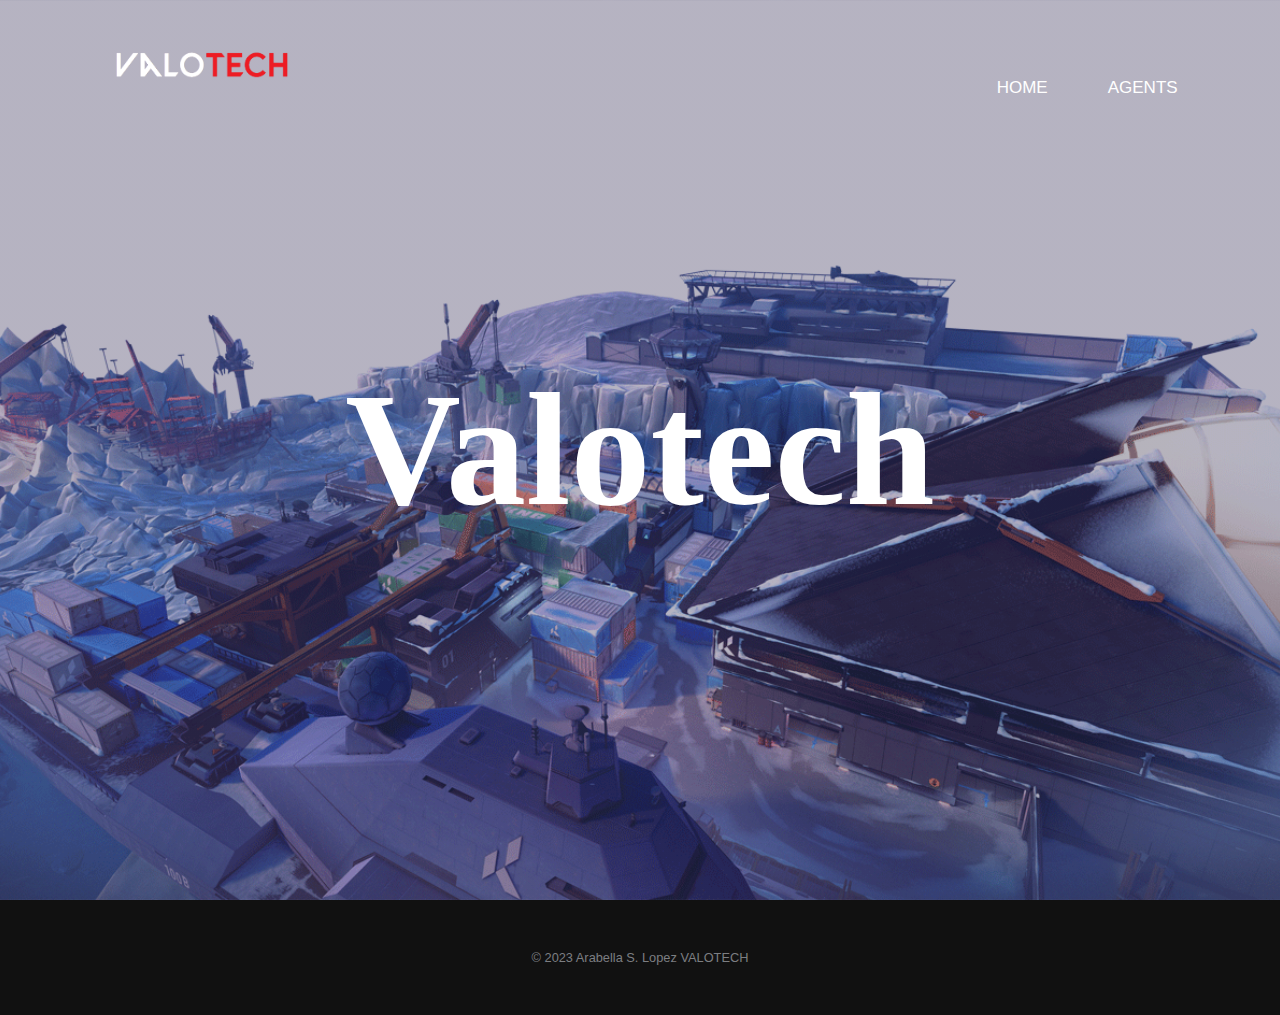
<file: index.html>
<!DOCTYPE html>
<html>
    <head>
        <meta name="viewport" content="width=device-width, initial-scale=1.0">
        <title>ValoTech</title>
        <link rel="stylesheet" href="style.css">
    </head>
    <body>
        <div class="hero">


            <link rel="stylesheet" href="style.css">

            <nav>
                <img src="./valotech1.png" class="logo">
                <ul>
                    <div class="links">
                    <li></p><a href="index.html">HOME</a></li>
                    <li><a href="character.html">AGENTS</a></li>
                </div>
                </ul>
            </nav>
            <div class="content">
                <h1>Valotech</h1>
            </div>

        </div>



        <footer>
            <p>
              &copy; 2023 Arabella S. Lopez <span>ValoTech</span>
            </p>
          </footer>
        </body>
      </html>



    </body>
</html>
</file>
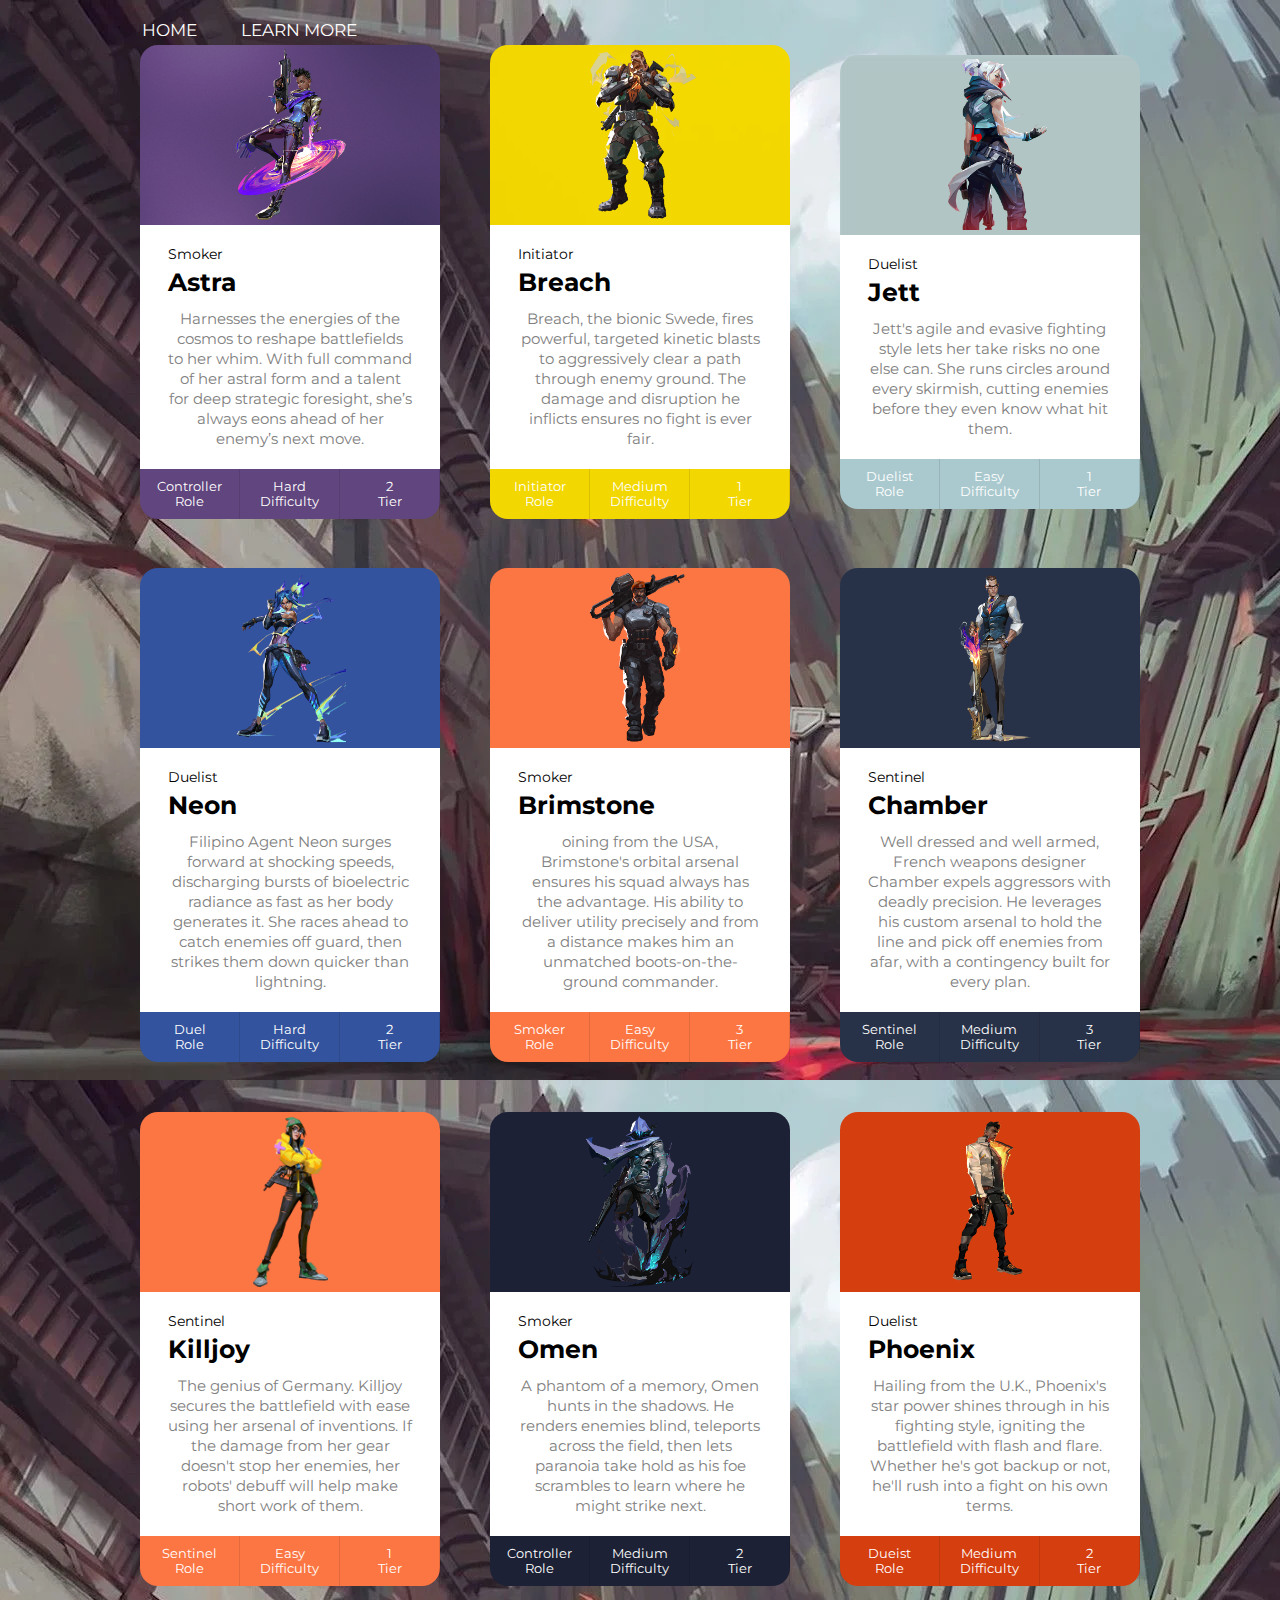
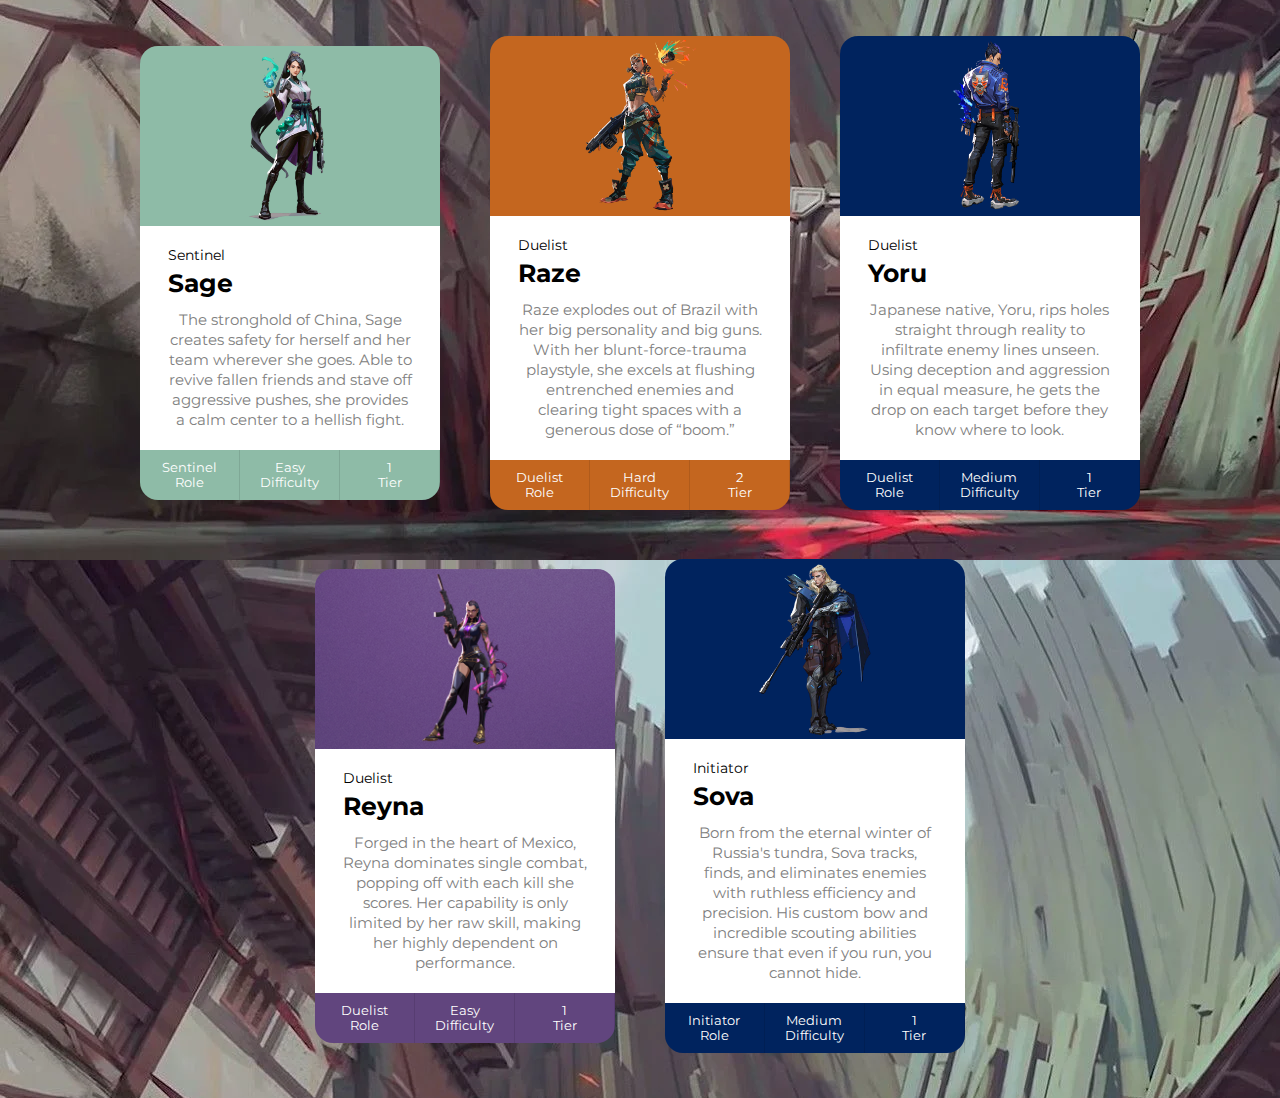
<file: character.html>
<!DOCTYPE html>
<html lang="en">
<head>
    <link href="https://fonts.googleapis.com/css2?family=Montserrat:wght@500&display=swap" rel="stylesheet">
    <link rel="stylesheet" href="./character.css">
    <title>ValoTech</title>
</head>
<body>
    <nav>
        <ul>
            <div class="links">
            <li></p><a href="index.html">HOME</a></li>
            <li><a href="learnmore.html">LEARN MORE</a></li>
        </div>
        </ul>
    </nav>

    <div class="container">
        <div class="card"> <!--ASTRA-->
            <div class="card-image">
                <img src="./Astra PNG.png" alt="Character">
            </div>

            <div class="card-body">
                <span class="power">Smoker</span>
                <h2>Astra</h2>
                <p>Harnesses the energies of the cosmos to reshape battlefields to her whim. With full command of her astral form and a talent for deep strategic foresight, she’s always eons ahead of her enemy’s next move.</p>
            </div>

            <div class="card-footer">
                <div class="info">
                    <div class="value">Controller</div>
                    <div class="type">Role</div>
                </div>
                <div class="info">
                    <div class="value">Hard</div>
                    <div class="type">Difficulty</div>
                </div>
                <div class="info">
                    <div class="value">2</div>
                    <div class="type">Tier</div>
                </div>
            </div>

        </div>

        <div class="card"> <!--BREACH-->
            <div class="card-image">
                <img src="./Breach PNG.png" alt="Character">
            </div>

            <div class="card-body">
                <span class="power">Initiator</span>
                <h2>Breach</h2>
                <p>Breach, the bionic Swede, fires powerful, targeted kinetic blasts to aggressively clear a path through enemy ground. The damage and disruption he inflicts ensures no fight is ever fair.</p>
            </div>

            <div class="card-footer">
                <div class="info">
                    <div class="value">Initiator</div>
                    <div class="type">Role</div>
                </div>
                <div class="info">
                    <div class="value">Medium</div>
                    <div class="type">Difficulty</div>
                </div>
                <div class="info">
                    <div class="value">1</div>
                    <div class="type">Tier</div>
                </div>
            </div>

        </div>

        <div class="card"> <!--JETT-->
            <div class="card-image">
                <img src="./Jett PNG.png" alt="Character">
            </div>

            <div class="card-body"> 
                <span class="power">Duelist</span>
                <h2>Jett</h2>
                <p>Jett's agile and evasive fighting style lets her take risks no one else can. She runs circles around every skirmish, cutting enemies before they even know what hit them.</p>
            </div>

            <div class="card-footer">
                <div class="info">
                    <div class="value">Duelist</div>
                    <div class="type">Role</div>
                </div>
                <div class="info">
                    <div class="value">Easy</div>
                    <div class="type">Difficulty</div>
                </div>
                <div class="info">
                    <div class="value">1</div>
                    <div class="type">Tier</div>
                </div>
            </div>

        </div>

        <div class="card"> <!--NEON-->
            <div class="card-image">
                <img src="./Neon PNG.png" alt="Character">
            </div>

            <div class="card-body">
                <span class="power">Duelist</span>
                <h2>Neon</h2>
                <p>Filipino Agent Neon surges forward at shocking speeds, discharging bursts of bioelectric radiance as fast as her body generates it. She races ahead to catch enemies off guard, then strikes them down quicker than lightning.</p>
            </div>

            <div class="card-footer">
                <div class="info">
                    <div class="value">Duel</div>
                    <div class="type">Role</div>
                </div>
                <div class="info">
                    <div class="value">Hard</div>
                    <div class="type">Difficulty</div>
                </div>
                <div class="info">
                    <div class="value">2</div>
                    <div class="type">Tier</div>
                </div>
            </div>

        
        </div>

        <div class="card"> <!--BRIMSTONE-->
            <div class="card-image">
                <img src="./Brimstone PNG.png" alt="Character">
            </div>

            <div class="card-body">
                <span class="power">Smoker</span>
                <h2>Brimstone</h2>
                <p>oining from the USA, Brimstone's orbital arsenal ensures his squad always has the advantage. His ability to deliver utility precisely and from a distance makes him an unmatched boots-on-the-ground commander.</p>
            </div>
            <div class="card-footer">
                <div class="info">
                    <div class="value">Smoker</div>
                    <div class="type">Role</div>
                </div>
                <div class="info">
                    <div class="value">Easy</div>
                    <div class="type">Difficulty</div>
                </div>
                <div class="info">
                    <div class="value">3</div>
                    <div class="type">Tier</div>
                </div>
            </div>

            
        </div>

        <div class="card"> <!--CHAMBER-->
            <div class="card-image">
                <img src="./Chamber PNG.png" alt="Character">
            </div>

            <div class="card-body">
                <span class="power">Sentinel</span>
                <h2>Chamber</h2>
                <p>Well dressed and well armed, French weapons designer Chamber expels aggressors with deadly precision. He leverages his custom arsenal to hold the line and pick off enemies from afar, with a contingency built for every plan.</p>
            </div>
            <div class="card-footer">
                <div class="info">
                    <div class="value">Sentinel</div>
                    <div class="type">Role</div>
                </div>
                <div class="info">
                    <div class="value">Medium</div>
                    <div class="type">Difficulty</div>
                </div>
                <div class="info">
                    <div class="value">3</div>
                    <div class="type">Tier</div>
                </div>
            </div>

            
        </div>

        <div class="card"> <!--KILLJOY-->
            <div class="card-image">
                <img src="./Killjoy PNG.png" alt="Character">
            </div>

            <div class="card-body">
                <span class="power">Sentinel</span>
                <h2>Killjoy</h2>
                <p>The genius of Germany. Killjoy secures the battlefield with ease using her arsenal of inventions. If the damage from her gear doesn't stop her enemies, her robots' debuff will help make short work of them.</p>
            </div>
            <div class="card-footer">
                <div class="info">
                    <div class="value">Sentinel</div>
                    <div class="type">Role</div>
                </div>
                <div class="info">
                    <div class="value">Easy</div>
                    <div class="type">Difficulty</div>
                </div>
                <div class="info">
                    <div class="value">1</div>
                    <div class="type">Tier</div>
                </div>
            </div>

            
        </div>

        <div class="card"> <!--OMEN-->
            <div class="card-image">
                <img src="./Omen PNG.png" alt="Character">
            </div>

            <div class="card-body">
                <span class="power">Smoker</span>
                <h2>Omen</h2>
                <p>A phantom of a memory, Omen hunts in the shadows. He renders enemies blind, teleports across the field, then lets paranoia take hold as his foe scrambles to learn where he might strike next.</p>
            </div>
            <div class="card-footer">
                <div class="info">
                    <div class="value">Controller</div>
                    <div class="type">Role</div>
                </div>
                <div class="info">
                    <div class="value">Medium</div>
                    <div class="type">Difficulty</div>
                </div>
                <div class="info">
                    <div class="value">2</div>
                    <div class="type">Tier</div>
                </div>
            </div>

            
        </div>

        <div class="card"> <!--PHOENIX-->
            <div class="card-image">
                <img src="./Phoenix PNG.png" alt="Character">
            </div>

            <div class="card-body">
                <span class="power">Duelist</span>
                <h2>Phoenix</h2>
                <p>Hailing from the U.K., Phoenix's star power shines through in his fighting style, igniting the battlefield with flash and flare. Whether he's got backup or not, he'll rush into a fight on his own terms.</p>
            </div>
            <div class="card-footer">
                <div class="info">
                    <div class="value">Dueist</div>
                    <div class="type">Role</div>
                </div>
                <div class="info">
                    <div class="value">Medium</div>
                    <div class="type">Difficulty</div>
                </div>
                <div class="info">
                    <div class="value">2</div>
                    <div class="type">Tier</div>
                </div>
            </div>

            
        </div>

        <div class="card"> <!--SAGE-->
            <div class="card-image">
                <img src="./Sage PNG.png" alt="Character">
            </div>

            <div class="card-body">
                <span class="power">Sentinel</span>
                <h2>Sage</h2>
                <p>The stronghold of China, Sage creates safety for herself and her team wherever she goes. Able to revive fallen friends and stave off aggressive pushes, she provides a calm center to a hellish fight.</p>
            </div>
            <div class="card-footer">
                <div class="info">
                    <div class="value">Sentinel</div>
                    <div class="type">Role</div>
                </div>
                <div class="info">
                    <div class="value">Easy</div>
                    <div class="type">Difficulty</div>
                </div>
                <div class="info">
                    <div class="value">1</div>
                    <div class="type">Tier</div>
                </div>
            </div>

            
        </div>

        <div class="card"> <!--RAZE-->
            <div class="card-image">
                <img src="./Raze PNG.png" alt="Character">
            </div>

            <div class="card-body">
                <span class="power">Duelist</span>
                <h2>Raze</h2>
                <p>Raze explodes out of Brazil with her big personality and big guns. With her blunt-force-trauma playstyle, she excels at flushing entrenched enemies and clearing tight spaces with a generous dose of “boom.”</p>
            </div>
            <div class="card-footer">
                <div class="info">
                    <div class="value">Duelist</div>
                    <div class="type">Role</div>
                </div>
                <div class="info">
                    <div class="value">Hard</div>
                    <div class="type">Difficulty</div>
                </div>
                <div class="info">
                    <div class="value">2</div>
                    <div class="type">Tier</div>
                </div>
            </div>
            
        </div>

        <div class="card"> <!--YORU-->
            <div class="card-image">
                <img src="./Yoru PNG.png" alt="Character">
            </div>

            <div class="card-body">
                <span class="power">Duelist</span>
                <h2>Yoru</h2>
                <p>Japanese native, Yoru, rips holes straight through reality to infiltrate enemy lines unseen. Using deception and aggression in equal measure, he gets the drop on each target before they know where to look.</p>
            </div>
            <div class="card-footer">
                <div class="info">
                    <div class="value">Duelist</div>
                    <div class="type">Role</div>
                </div>
                <div class="info">
                    <div class="value">Medium</div>
                    <div class="type">Difficulty</div>
                </div>
                <div class="info">
                    <div class="value">1</div>
                    <div class="type">Tier</div>
                </div>
            </div>

            
        </div>

        <div class="card"> <!--REYNA-->
            <div class="card-image"> 
                <img src="./Reyna PNG.png" alt="Character">
            </div>

            <div class="card-body">
                <span class="power">Duelist</span>
                <h2>Reyna</h2>
                <p>Forged in the heart of Mexico, Reyna dominates single combat, popping off with each kill she scores. Her capability is only limited by her raw skill, making her highly dependent on performance.</p>
            </div>
            <div class="card-footer">
                <div class="info">
                    <div class="value">Duelist</div>
                    <div class="type">Role</div>
                </div>
                <div class="info">
                    <div class="value">Easy</div>
                    <div class="type">Difficulty</div>
                </div>
                <div class="info">
                    <div class="value">1</div>
                    <div class="type">Tier</div>
                </div>
            </div>

            
        </div>
        
        <div class="card"> <!--SOVA-->
            <div class="card-image">
                <img src="./Sova PNG.png" alt="Character">
            </div>

            <div class="card-body">
                <span class="power">Initiator</span>
                <h2>Sova</h2>
                <p>Born from the eternal winter of Russia's tundra, Sova tracks, finds, and eliminates enemies with ruthless efficiency and precision. His custom bow and incredible scouting abilities ensure that even if you run, you cannot hide.</p>
            </div>
            <div class="card-footer">
                <div class="info">
                    <div class="value">Initiator</div>
                    <div class="type">Role</div>
                </div>
                <div class="info">
                    <div class="value">Medium</div>
                    <div class="type">Difficulty</div>
                </div>
                <div class="info">
                    <div class="value">1</div>
                    <div class="type">Tier</div>
                </div>
            </div>


        </div>

    
    
</body>
</html>
</file>
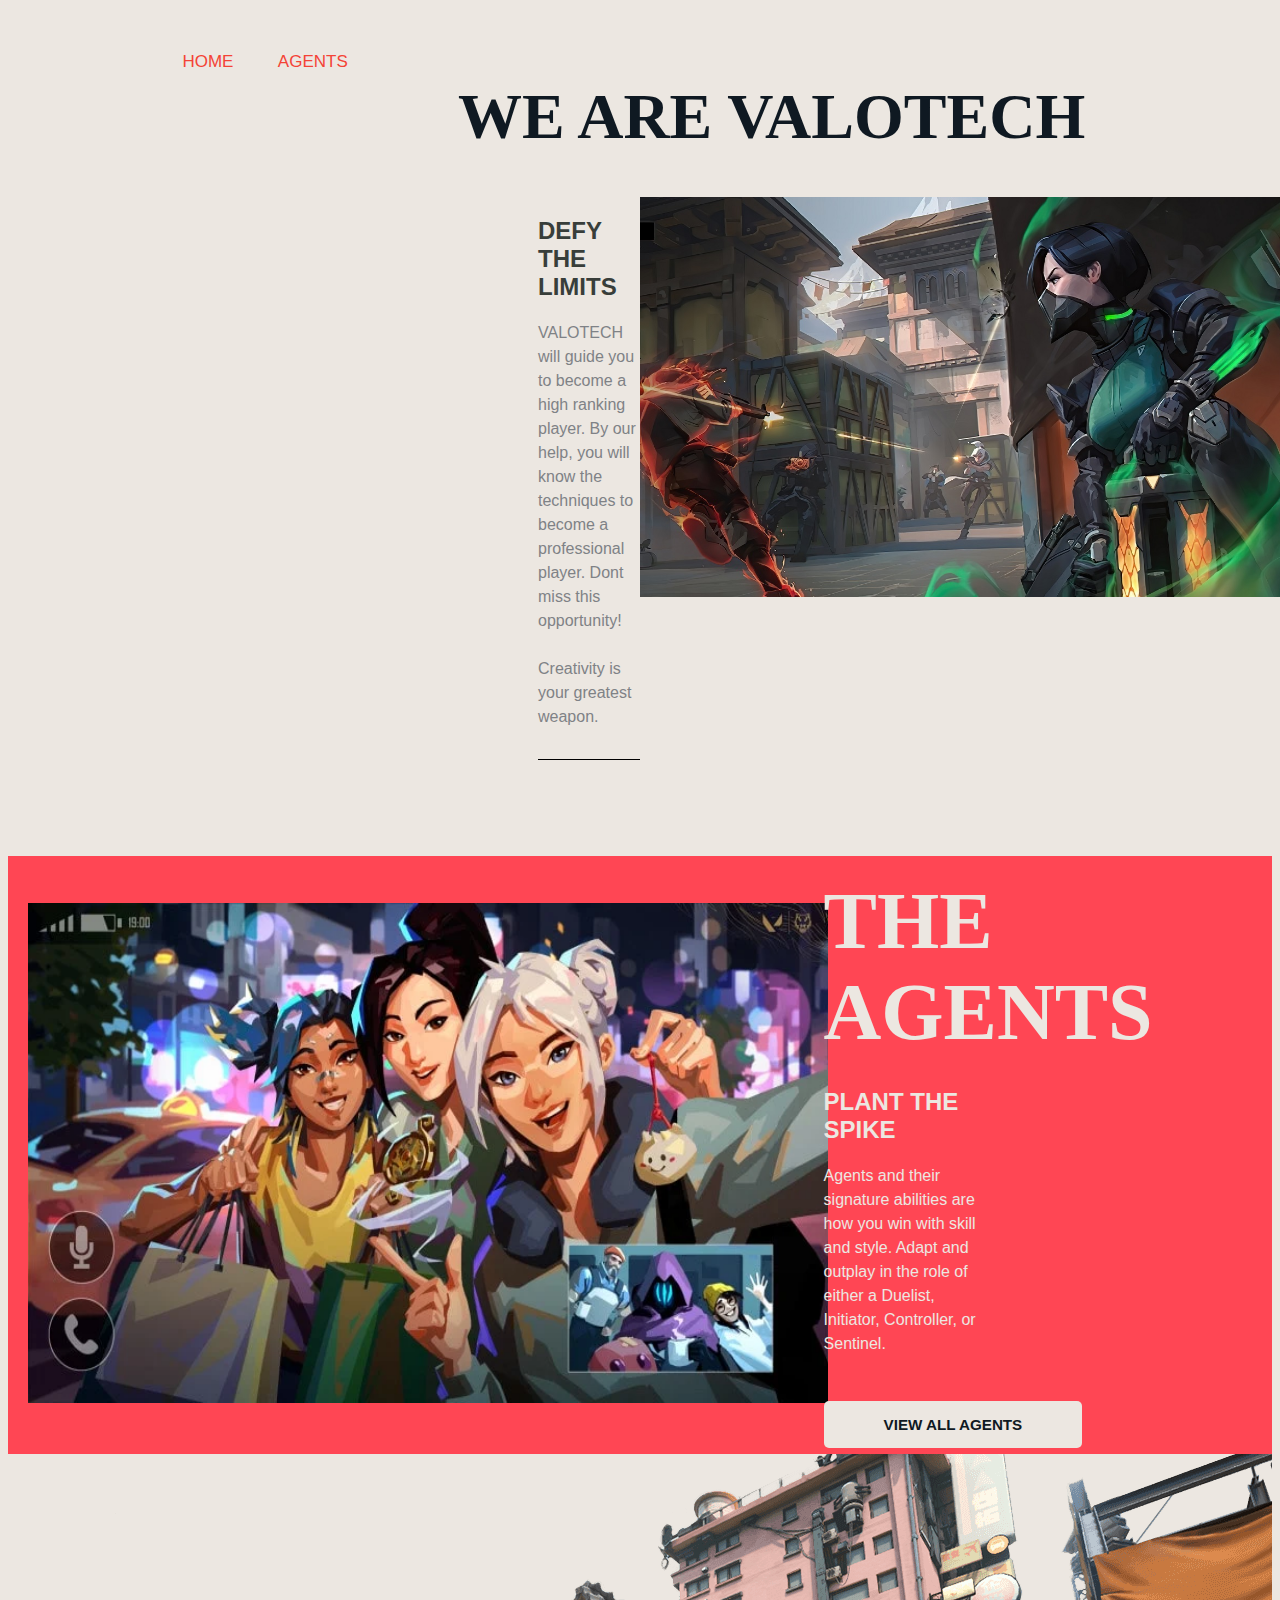
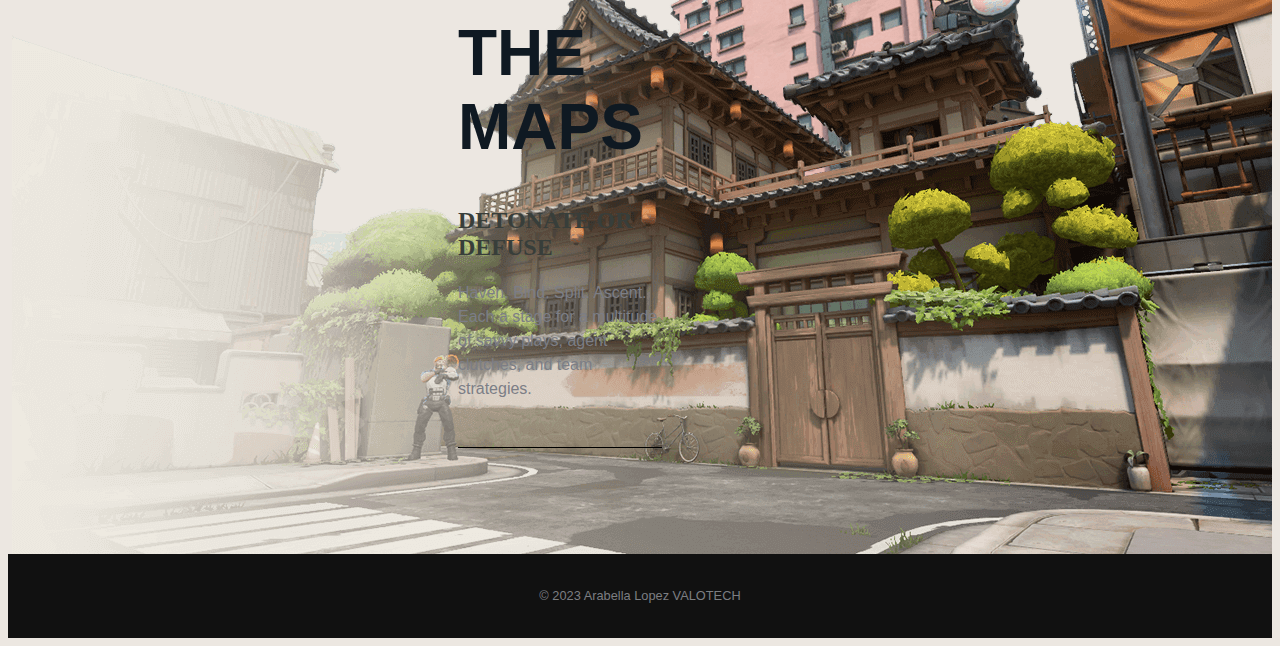
<file: learnmore.html>
<!DOCTYPE html>
<html lang="en">
  <head>
    <link rel="stylesheet" href="learnmore.css">
    <title>Valorant</title>
  
  </head>
  <body>

    <nav>
        <ul>
            <div class="links">
            <li></p><a href="index.html">HOME</a></li>
            <li><a href="character.html">AGENTS</a></li>
        </div>
        </ul>
    </nav>

    <div class="valorantIntro">
      <h1 id="intro">WE ARE VALOTECH</h1>
      <div class="introColumn">
        <div class="introLeft">
          <h2>Defy the limits</h2>
          <p>
            <span>Valotech</span> will guide you to become a high ranking player. By our help, you will know the techniques to become a professional player.
            Dont miss this opportunity!
            <br />
            <br />
            Creativity is your greatest weapon.
          </p>
        </div>
        <div class="introRight">
          <div><img src="./ValoTech Intro.jpg" alt="Intro Image" /></div>
        </div>
      </div>
    </div>

    <div class="agentsIntro">
      <div class="agentsColumn">
        <div class="agentsRight">
          <h1>The agents</h1>
          <div class="agentsSub">
            <h2>Plant the spike</h2>
            <p>
              Agents and their signature abilities are how you win with skill
              and style. Adapt and outplay in the role of either a Duelist,
              Initiator, Controller, or Sentinel.
            </p>
          </div>
          <a href="character.html">View all agents</a>
        </div>
        <div class="agentsLeft">
          <div><img src="dlagent.png" alt="Agent Image" /></div>
        </div>
      </div>
    </div>

    <div class="mapsIntro">
      <div class="mapsColumn">
        <div class="mapsLeft">
          <h1>The maps</h1>
          <h2>Detonate or defuse</h2>
          <p>
            Haven. Bind. Split. Ascent. Each a stage for a multitude of savvy
            plays, agent clutches, and team strategies.
          </p>
        </div>
      </div>
    </div>

    <footer>
      <p>
        &copy; 2023 Arabella Lopez <span>ValoTech</span>
      </p>
    </footer>
  </body>
</html>
</file>
<file: style.css>
*{
    margin: 0;
    padding: 0;
    box-sizing: border-box;
    font-family: 'Poppins', sans-serif;
}
body{
    background-image: url("icebox.png");
    background-size: cover;
    height: 100vh;
    background-position: center;
}

.hero{
    width: 100%;
    height: 100vh;
    background-image: linear-gradient(rgba(12,3,51,0.3), rgba(12,3,51,0.3));
    position: relative;
    padding: 0 5%;
    display: flex;
    align-items: center;
    justify-content: center;

}
.links{
    font-family: VALORANT;
    font-size: 80px;
}

nav{
    width: 100%;
    position: absolute;
    top: 0;
    left: 0;
    padding: 20px 8%;
    display: flex;
    align-items: center;
    justify-content: space-between;
}

nav .logo{
    width: 200px;
    font-family: VALORANT;
}
nav ul li{
    list-style: none;
    display: inline-block;
    margin-left: 40px;
}
nav ul li a{
    text-decoration: none;
    color: #fff;
    font-size: 17px;
}

.content{
    text-align: center;

}
.content h1{
    font-family: VALORANT;
    font-size: 160px;
    color: #fff;
    font-weight: 600;
    transition: 0.5s;
}
.content h1:hover{
     -webkit-text-stroke: 2px #fff;
      color: transparent;
}

.content a{
    text-decoration: none;
    font-weight: bold;
    font-size: 95%;
    text-transform: uppercase;
    color: #ece7e1;
    background-color: #ff4654;
    padding: 15px 60px;
    border-radius: 5px;
}

.back-video{
    position: absolute;
    right: auto;
    bottom: auto;
    z-index: -1;
}

@media (min-aspect-ratio: 16/9){
    .back-video{
        width: 100%;
        height: auto;
    }
}
footer {
    background-color: #111111;
    color: #7c7e82;
    text-align: center;
    padding: 20px;
  }
  
  footer p {
    padding: 0 37% 0 37%;
    font-size: 80%;
  }
  
  footer span {
    text-transform: uppercase;
  }
  footer {
    background-color: #111111;
    color: #7c7e82;
    text-align: center;
    padding: 50px;
  }
</file>
<file: character.css>
* {
    margin: 0;
    padding: 0;
    box-sizing: border-box;
    font-family: 'Montserrat', sans-serif;
}

body {
    font-size: 14px;
    min-height: 100vh;
    width: 100%;
    background: url(./valorant\ background.png);
    display: flex;
    justify-content: center;
    align-items: center;
    padding: 20px;
}
/*-----------Navigation--------------*/
nav{
    width: 100%;
    position: absolute;
    top: 0;
    left: 0;
    padding: 20px 8%;
    display: flex;
    align-items: center;
    justify-content: space-between;
}

nav ul li{
    list-style: none;
    display: inline-block;
    margin-left: 40px;
}
nav ul li a{
    text-decoration: none;
    color: #fff;
    font-size: 17px;
}
/*-----------Card--------------*/
.container {
    position: static;
    display: flex;
    justify-content: center;
    align-items: center;
    flex-wrap: wrap;
}

.card {
    position: relative;
    width: 300px;
    margin: 2%;
    display: grid;
    grid-template-columns: 10fr;
    grid-template-rows: 180px 1fr;
}

.card-footer {
    display: flex;
    flex-direction: column;
    align-items: center;
}

.card-image {
    position: relative;
    border-top-left-radius: 18px;
    border-top-right-radius: 18px;
    z-index: 2;
    display: flex;
    justify-content: center;
    align-items: center;
    background: url(./purple\ bg.png);
    background-size: cover;
}

.card-image img {
    max-width: 95%;
    max-height: 95%;
    transition: max-width 0.4s, max-height 0.4s;
}

.card:hover .card-image img {
    max-width: 130%;
    max-height: 130%;
}

.card:nth-child(2) .card-image {
    background: url(./yellow\ bg.jpg);
}

.card:nth-child(3) .card-image {
    background: url(./Jungle\ Mist.jpg);
}

.card:nth-child(4) .card-image {
    background: url(./Sapphire.png)
}

.card:nth-child(5) .card-image {
    background: url(./Crusta.png);
}

.card:nth-child(6) .card-image {
    background: url(./Picked\ Bluewood.png);
}

.card:nth-child(7) .card-image {
    background: url(./Crusta.png);
}

.card:nth-child(8) .card-image {
    background: url(./Mirage.png);
}

.card:nth-child(9) .card-image {
    background: url(./Tia\ maria.png);
}

.card:nth-child(10) .card-image {
    background: url(./Sage\ green.png);
}

.card:nth-child(11) .card-image {
    background: url(./Raze\ Orange.png);
}

.card:nth-child(12) .card-image {
    background: url(./Sova\ BG.png);
}

.card:nth-child(13) .card-image {
    background: url(./purple\ bg.png);
}

.card:nth-child(14) .card-image {
    background: url(./Sova\ BG.png);
}

.card-body {
    background: #fff;
    padding: 20px 28px;
}

.card-body h2 {
    font-size: 1.8em;
    margin: 4px auto 12px;
}

.card-body p {
    color: gray;
    font-size: 1.1em;
    line-height: 20px;
    text-align: center;
}

.card-footer {
    width: 100%;
    display: grid;
    grid-template-columns: 1fr 1fr 1fr;
    border-bottom-left-radius: 18px;
    border-bottom-right-radius: 18px;
}

.card-footer .info {
    font-size: 0.9em;
    padding: 10px;
    color: #fff;
    display: flex;
    flex-direction: column;
    align-items: center;
    border-right: 1px solid rgba(0, 0, 0, 0.1);
}


.card:nth-child(1) .card-footer {
    background: #61457e ;
}
.card:nth-child(2) .card-footer {
    background: #f2d700;
}
.card:nth-child(3) .card-footer {
    background: #AAC9CE;
}
.card:nth-child(4) .card-footer {
    background: #33539E;
}
.card:nth-child(5) .card-footer {
    background: #FC7643;
}
.card:nth-child(6) .card-footer {
    background: #273248;
}
.card:nth-child(7) .card-footer {
    background: #FC7643;
}
.card:nth-child(8) .card-footer {
    background: #1c2135;
}
.card:nth-child(9) .card-footer {
    background: #d53e0f;
}
.card:nth-child(10) .card-footer {
    background: #8ebba7;
}
.card:nth-child(11) .card-footer {
    background: #c4661f ;
}
.card:nth-child(12) .card-footer {
    background: #00235e;
}
.card:nth-child(13) .card-footer {
    background: #61457e;
}
.card:nth-child(14) .card-footer {
    background: #00235e;
}
</file>
<file: learnmore.css>
body {
    font-family: Arial, Helvetica, sans-serif;
    background-color: #ece7e1;
    cursor: default;
  }

  nav{
    width: 100%;
    position: absolute;
    top: 0;
    left: 0;
    padding: 20px 8%;
    display: flex;
    align-items: center;
    justify-content: space-between;
}

nav .logo{
    width: 200px;
    font-family: VALORANT;
}
nav ul li{
    list-style: none;
    display: inline-block;
    margin-left: 40px;
}
nav ul li a{
    text-decoration: none;
    color: #f44336;
    font-size: 17px;
}
  
  /*-----------------------  Footer  -----------------------*/
  
  footer {
    background-color: #111111;
    color: #7c7e82;
    text-align: center;
    padding: 20px;
  }
  
  footer p {
    padding: 0 37% 0 37%;
    font-size: 80%;
  }
  
  footer span {
    text-transform: uppercase;
  }
  
  /*-----------------------  Index-valorantIntro  -----------------------*/
  
  .valorantIntro {
    width: 100%;
    margin: 80px 0 80px 0px;
  }
  
  .valorantIntro h1 {
    color: #0f1922;
    text-transform: uppercase;
    font-size: 400%;
    font-family: VALORANT;
  }
  
  .introColumn {
    display: flex;
    flex-flow: row;
  }
  
  #intro {
    margin-left: 450px;
  }
  
  .introLeft {
    width: 15%;
    margin-left: 530px;
  }
  
  .introRight {
    width: 50%;
    text-align: center;
  }
  
  p {
    line-height: 150%;
  }
  
  .introLeft h2 {
    color: #383e3a;
    text-transform: uppercase;
  }
  
  .introLeft p {
    color: #7f8286;
    padding-bottom: 30px;
    border-bottom: solid 1px black;
  }
  
  .introLeft span {
    text-transform: uppercase;
  }
  
  .introRight img {
    height: 400px;
    width: 700px;
  }
  
  /*-----------------------  Index-agentsIntro  -----------------------*/
  
  .agentsIntro {
    width: 100%;
    background-color: #ff4654;
    margin-bottom: -80px;
  }
  
  .agentsColumn {
    display: flex;
    flex-flow: row-reverse;
    align-items: center;
    padding: 20px;
  }
  
  .agentsLeft {
    width: 65%;
    
  }
  
  .agentsRight {
    width: 45%;
  }
  
  .agentsRight h1 {
    font-size: 500%;
    margin: 0 0 30px 0;
    color: #ece7e1;
    text-transform: uppercase;
    font-family: VALORANT;
  }
  
  .agentsRight h2 {
    color: #ece7e1;
    text-transform: uppercase;
  }
  
  .agentsRight p {
    color: #ece7e1;
  }
  
  .agentsLeft img {
    width: 800px;
    height: 500px;
  }
  
  .agentsSub {
    width: 40%;
    margin-bottom: 60px;
  }
  
  .agentsRight a {
    text-decoration: none;
    font-weight: bold;
    font-size: 95%;
    text-transform: uppercase;
    color: #0f1923;
    background-color: #ece7e1;
    padding: 15px 60px;
    border-radius: 5px;
  }
  
  .agentsRight a:hover {
    background-color: #0f1923;
    color: #ece7e1;
    transition: 0.5s;
  }
  
  /*-----------------------  Index-mapsIntro  -----------------------*/
  
  .mapsIntro {
    height: 700px;
    width: 100%;
    background-image: url(./mapintro.png);
    background-position: center right;
    background-repeat: no-repeat;
  }
  
  .mapsIntro h1 {
    color: #0f1922;
    text-transform: uppercase;
    font-size: 400%;
  }
  
  .mapsColumn {
    display: flex;
    flex-flow: row;
    margin: 80px 0 0px 450px;
  }
  
  .mapsLeft {
    width: 25%;
    margin-top: 120px;
    border-bottom: solid 1px black;
  }
  
  .mapsLeft h2 {
    color: #383e3a;
    text-transform: uppercase;
    font-family: VALORANT;
  }
  
  .mapsLeft p {
    color: #7c7e86;
    padding-bottom: 30px;
  }
</file>
